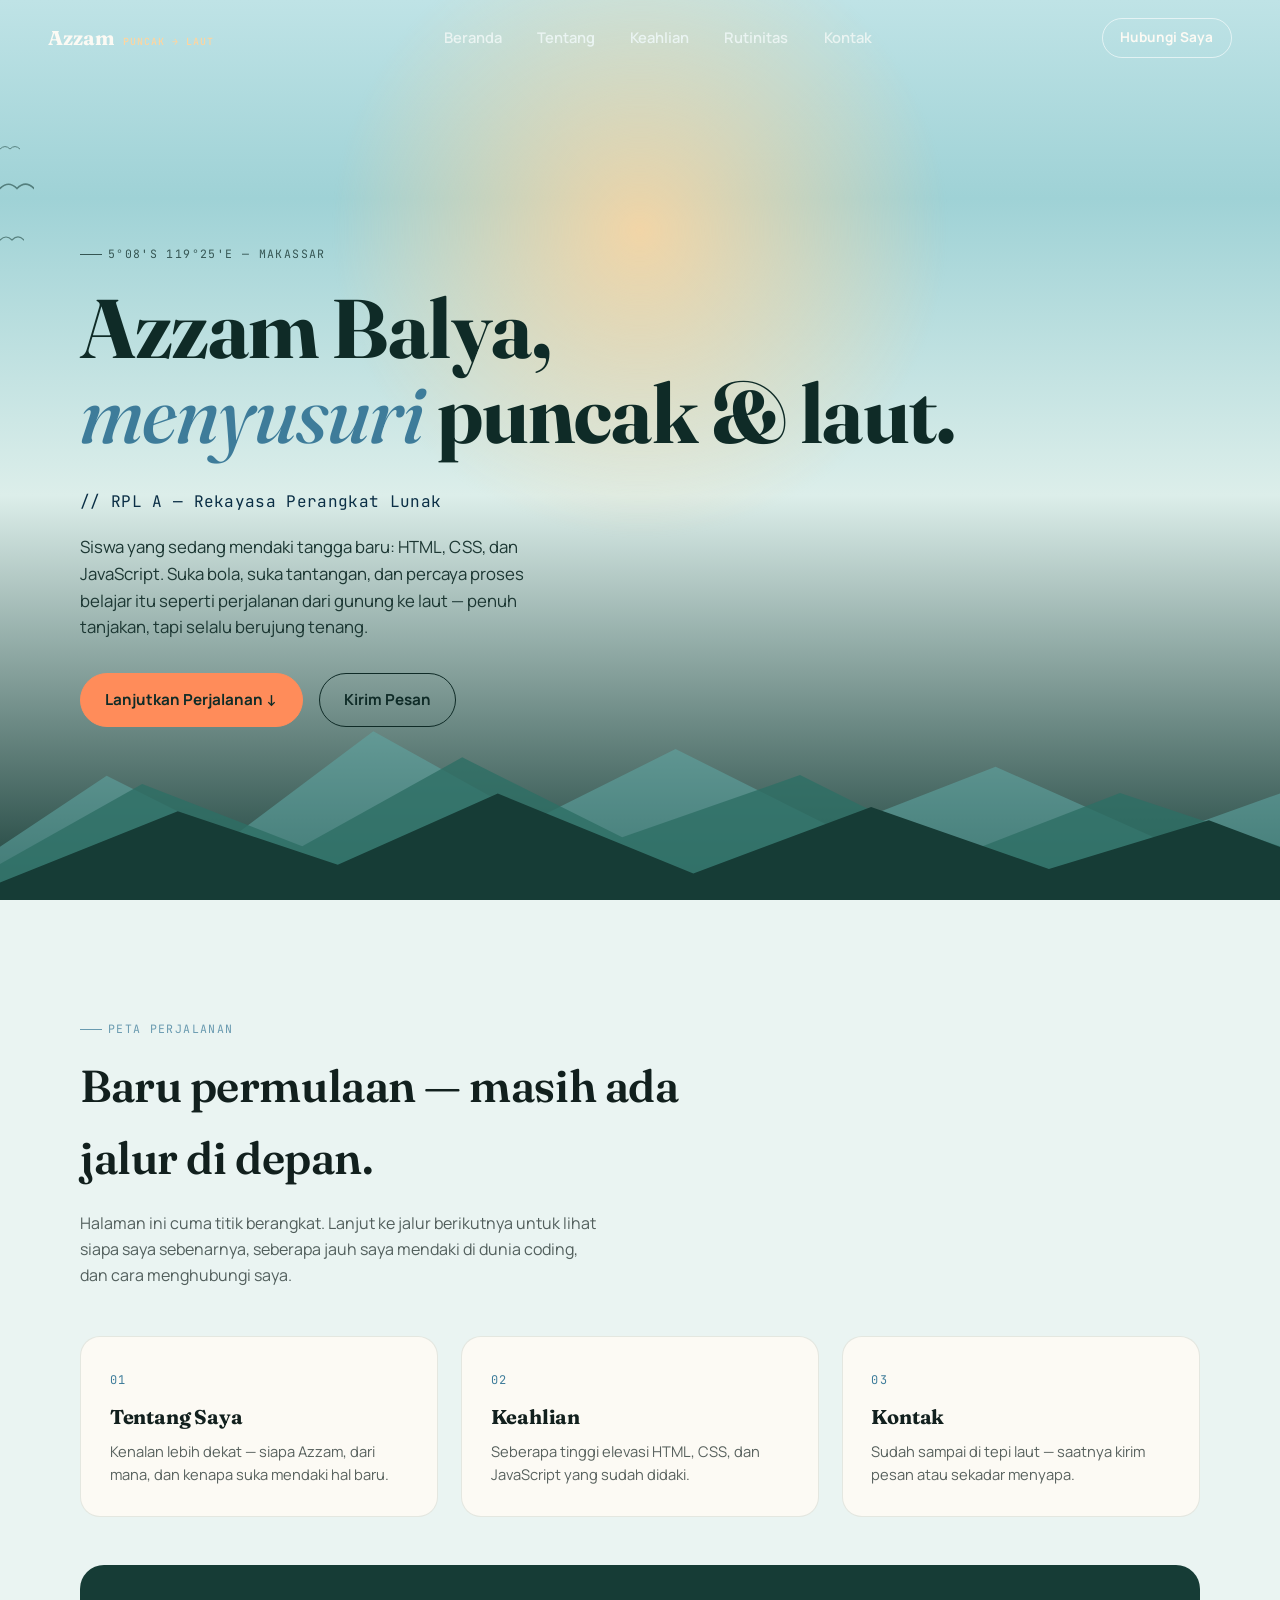
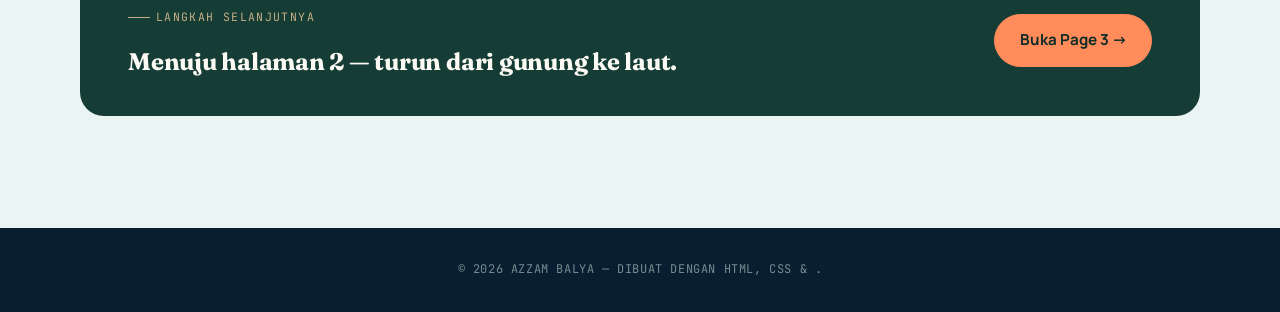
<file: index.html>
<!DOCTYPE html>
<html lang="id">
<head>
<meta charset="UTF-8">
<meta name="viewport" content="width=device-width, initial-scale=1.0">
<title>Azzam Balya — Dari Puncak ke Laut</title>
<meta name="description" content="Portofolio Azzam Balya, siswa RPL A, Makassar.">
<link rel="stylesheet" href="style.css">
</head>
<body>

<nav class="navbar" id="navbar">
  <a href="#top" class="brand">Azzam <small>PUNCAK&nbsp;→&nbsp;LAUT</small></a>
  <ul class="nav-links" id="navLinks">
    <li><a href="#top">Beranda</a></li>
    <li><a href="page3.html#about">Tentang</a></li>
    <li><a href="page3.html#skills">Keahlian</a></li>
    <li><a href="page3.html#trail">Rutinitas</a></li>
    <li><a href="page3.html#contact">Kontak</a></li>
  </ul>
  <a href="page3.html#contact" class="btn btn-ghost nav-cta">Hubungi Saya</a>
  <button class="nav-toggle" id="navToggle" aria-label="Buka menu">
    <span></span><span></span><span></span>
  </button>
</nav>

<!-- ================= HERO ================= -->
<header class="hero" id="top">
  <div class="sky-glow"></div>

  <div class="cloud cloud--1"><svg viewBox="0 0 200 90" fill="#fff"><ellipse cx="60" cy="55" rx="55" ry="28"/><ellipse cx="110" cy="40" rx="45" ry="30"/><ellipse cx="150" cy="58" rx="40" ry="22"/></svg></div>
  <div class="cloud cloud--2"><svg viewBox="0 0 200 90" fill="#fff"><ellipse cx="60" cy="55" rx="55" ry="28"/><ellipse cx="110" cy="40" rx="45" ry="30"/><ellipse cx="150" cy="58" rx="40" ry="22"/></svg></div>
  <div class="cloud cloud--3"><svg viewBox="0 0 200 90" fill="#fff"><ellipse cx="60" cy="55" rx="55" ry="28"/><ellipse cx="110" cy="40" rx="45" ry="30"/><ellipse cx="150" cy="58" rx="40" ry="22"/></svg></div>

  <svg class="bird bird--1" viewBox="0 0 40 20"><path d="M0 10 Q10 0 20 10 Q30 0 40 10" stroke="#163C36" stroke-width="2" fill="none" stroke-linecap="round"/></svg>
  <svg class="bird bird--2" viewBox="0 0 40 20"><path d="M0 10 Q10 0 20 10 Q30 0 40 10" stroke="#163C36" stroke-width="2" fill="none" stroke-linecap="round"/></svg>
  <svg class="bird bird--3" viewBox="0 0 40 20"><path d="M0 10 Q10 0 20 10 Q30 0 40 10" stroke="#163C36" stroke-width="2" fill="none" stroke-linecap="round"/></svg>

  <div class="hero-content">
    <p class="eyebrow hero-tag">5°08'S 119°25'E — MAKASSAR</p>
    <h1>Azzam Balya,<br><em>menyusuri</em> puncak &amp; laut.</h1>
    <p class="hero-role">// RPL&nbsp;A — Rekayasa Perangkat Lunak</p>
    <p class="hero-desc">Siswa yang sedang mendaki tangga baru: HTML, CSS, dan JavaScript. Suka bola, suka tantangan, dan percaya proses belajar itu seperti perjalanan dari gunung ke laut — penuh tanjakan, tapi selalu berujung tenang.</p>
    <div class="hero-actions">
      <a href="page3.html" class="btn btn-solid">Lanjutkan Perjalanan ↓</a>
      <a href="page3.html#contact" class="btn btn-ghost">Kirim Pesan</a>
    </div>
  </div>

  <!-- background ridge layers -->
  <div class="ridge ridge--back" data-parallax="0.25">
    <svg viewBox="0 0 1440 260" preserveAspectRatio="none"><path fill="#5FA9A6" d="M0 200 L120 120 L260 190 L420 70 L600 170 L760 90 L940 180 L1120 110 L1300 190 L1440 140 L1440 260 L0 260 Z"/></svg>
  </div>
  <div class="ridge ridge--mid" data-parallax="0.4">
    <svg viewBox="0 0 1440 220" preserveAspectRatio="none"><path fill="#2E6F65" d="M0 180 L160 90 L340 160 L520 60 L700 150 L900 80 L1080 170 L1260 100 L1440 160 L1440 220 L0 220 Z"/></svg>
  </div>
  <div class="ridge ridge--front">
    <svg viewBox="0 0 1440 160" preserveAspectRatio="none"><path fill="#163C36" d="M0 140 L200 60 L380 120 L560 40 L780 130 L980 55 L1180 125 L1360 70 L1440 100 L1440 160 L0 160 Z"/></svg>
  </div>
</header>

<!-- ================= TEASER / WAYPOINTS ================= -->
<section class="on-fog section-pad">
  <div class="container">
    <div class="section-head reveal">
      <p class="eyebrow" style="color:var(--glacier-blue)">Peta Perjalanan</p>
      <h2>Baru permulaan — masih ada jalur di depan.</h2>
      <p style="opacity:.7; max-width:52ch;">Halaman ini cuma titik berangkat. Lanjut ke jalur berikutnya untuk lihat siapa saya sebenarnya, seberapa jauh saya mendaki di dunia coding, dan cara menghubungi saya.</p>
    </div>

    <div class="waypoint-grid">
      <a href="page3.html#about" class="waypoint-card reveal">
        <span class="num">01</span>
        <h3>Tentang Saya</h3>
        <p>Kenalan lebih dekat — siapa Azzam, dari mana, dan kenapa suka mendaki hal baru.</p>
      </a>
      <a href="page3.html#skills" class="waypoint-card reveal reveal-delay-1">
        <span class="num">02</span>
        <h3>Keahlian</h3>
        <p>Seberapa tinggi elevasi HTML, CSS, dan JavaScript yang sudah didaki.</p>
      </a>
      <a href="page3.html#contact" class="waypoint-card reveal reveal-delay-2">
        <span class="num">03</span>
        <h3>Kontak</h3>
        <p>Sudah sampai di tepi laut — saatnya kirim pesan atau sekadar menyapa.</p>
      </a>
    </div>

    <div class="cta-banner reveal">
      <div>
        <p class="eyebrow" style="color:var(--sunrise-soft)">Langkah Selanjutnya</p>
        <h3>Menuju halaman 2 — turun dari gunung ke laut.</h3>
      </div>
      <a href="page3.html" class="btn btn-solid">Buka Page 3 →</a>
    </div>
  </div>
</section>

<footer>© 2026 AZZAM BALYA — DIBUAT DENGAN HTML, CSS &amp; .</footer>

<script src="script.js"></script>
</body>
</html>
</file>
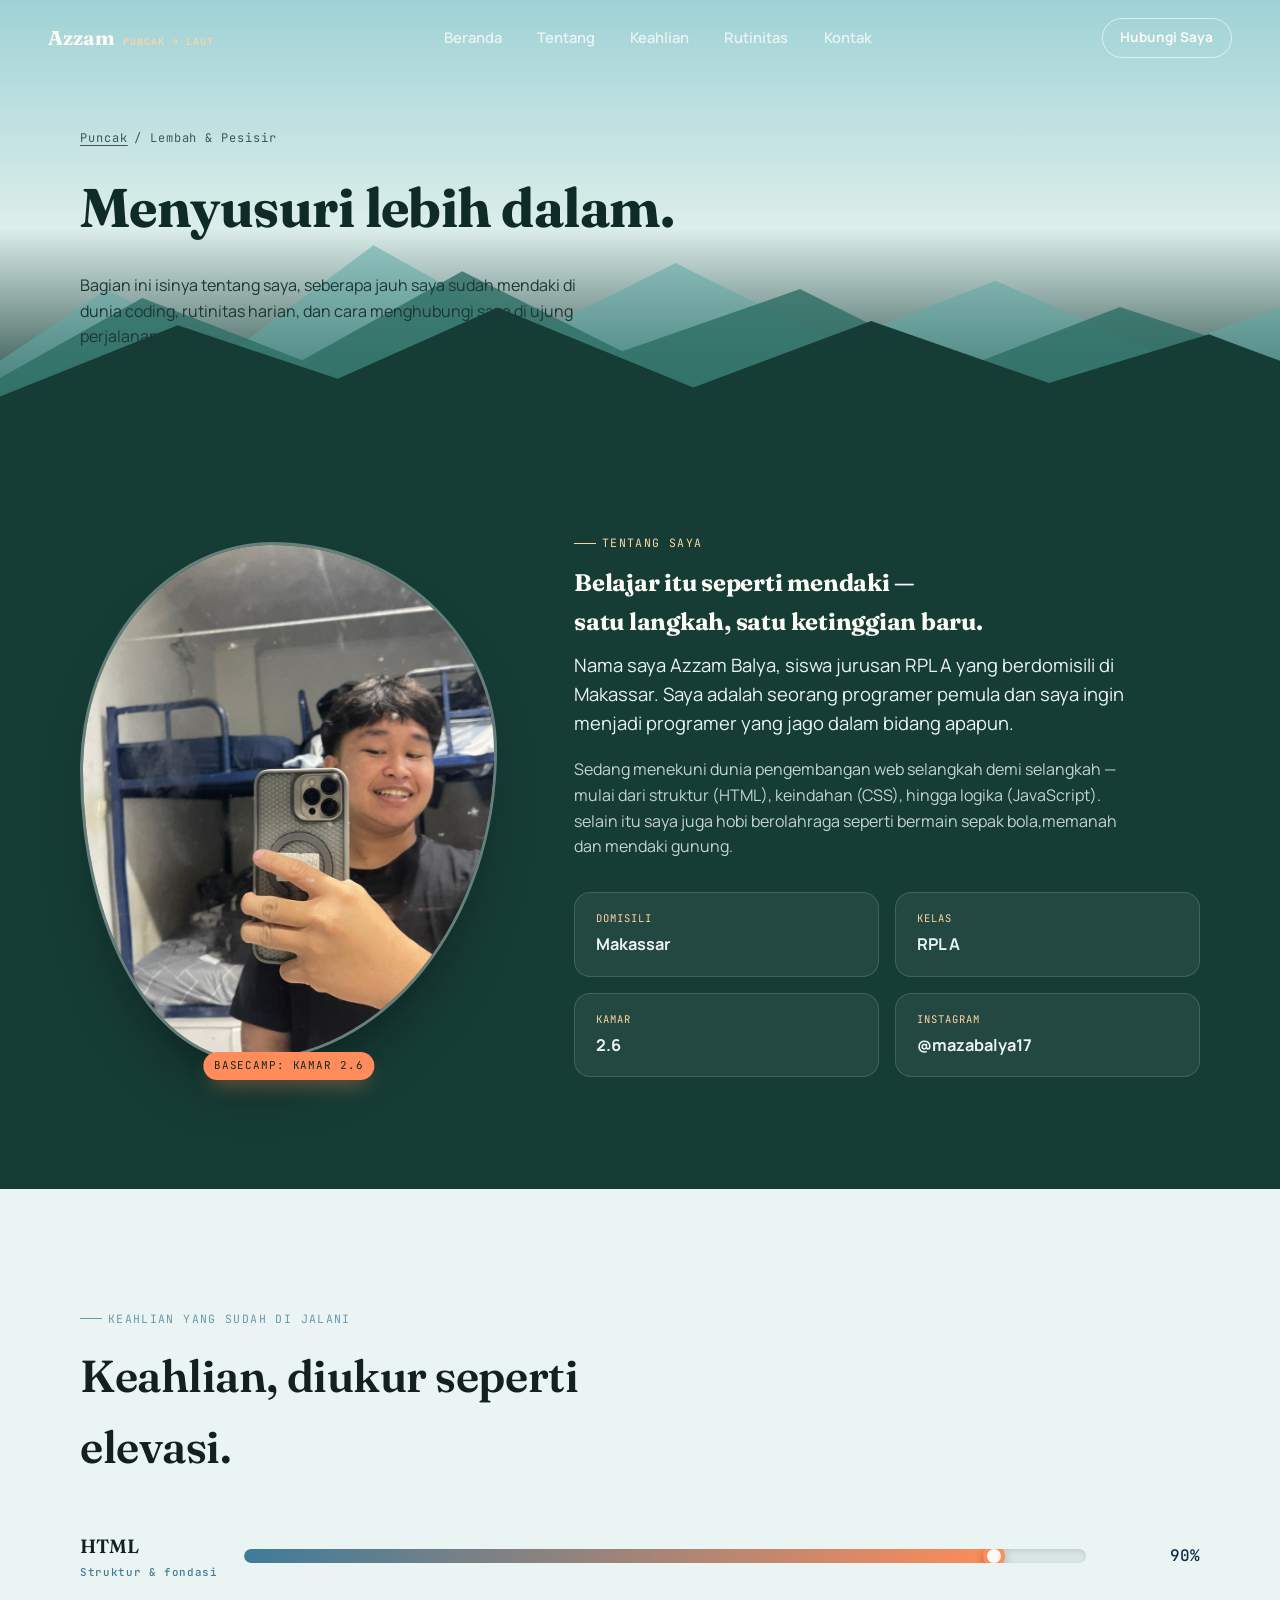
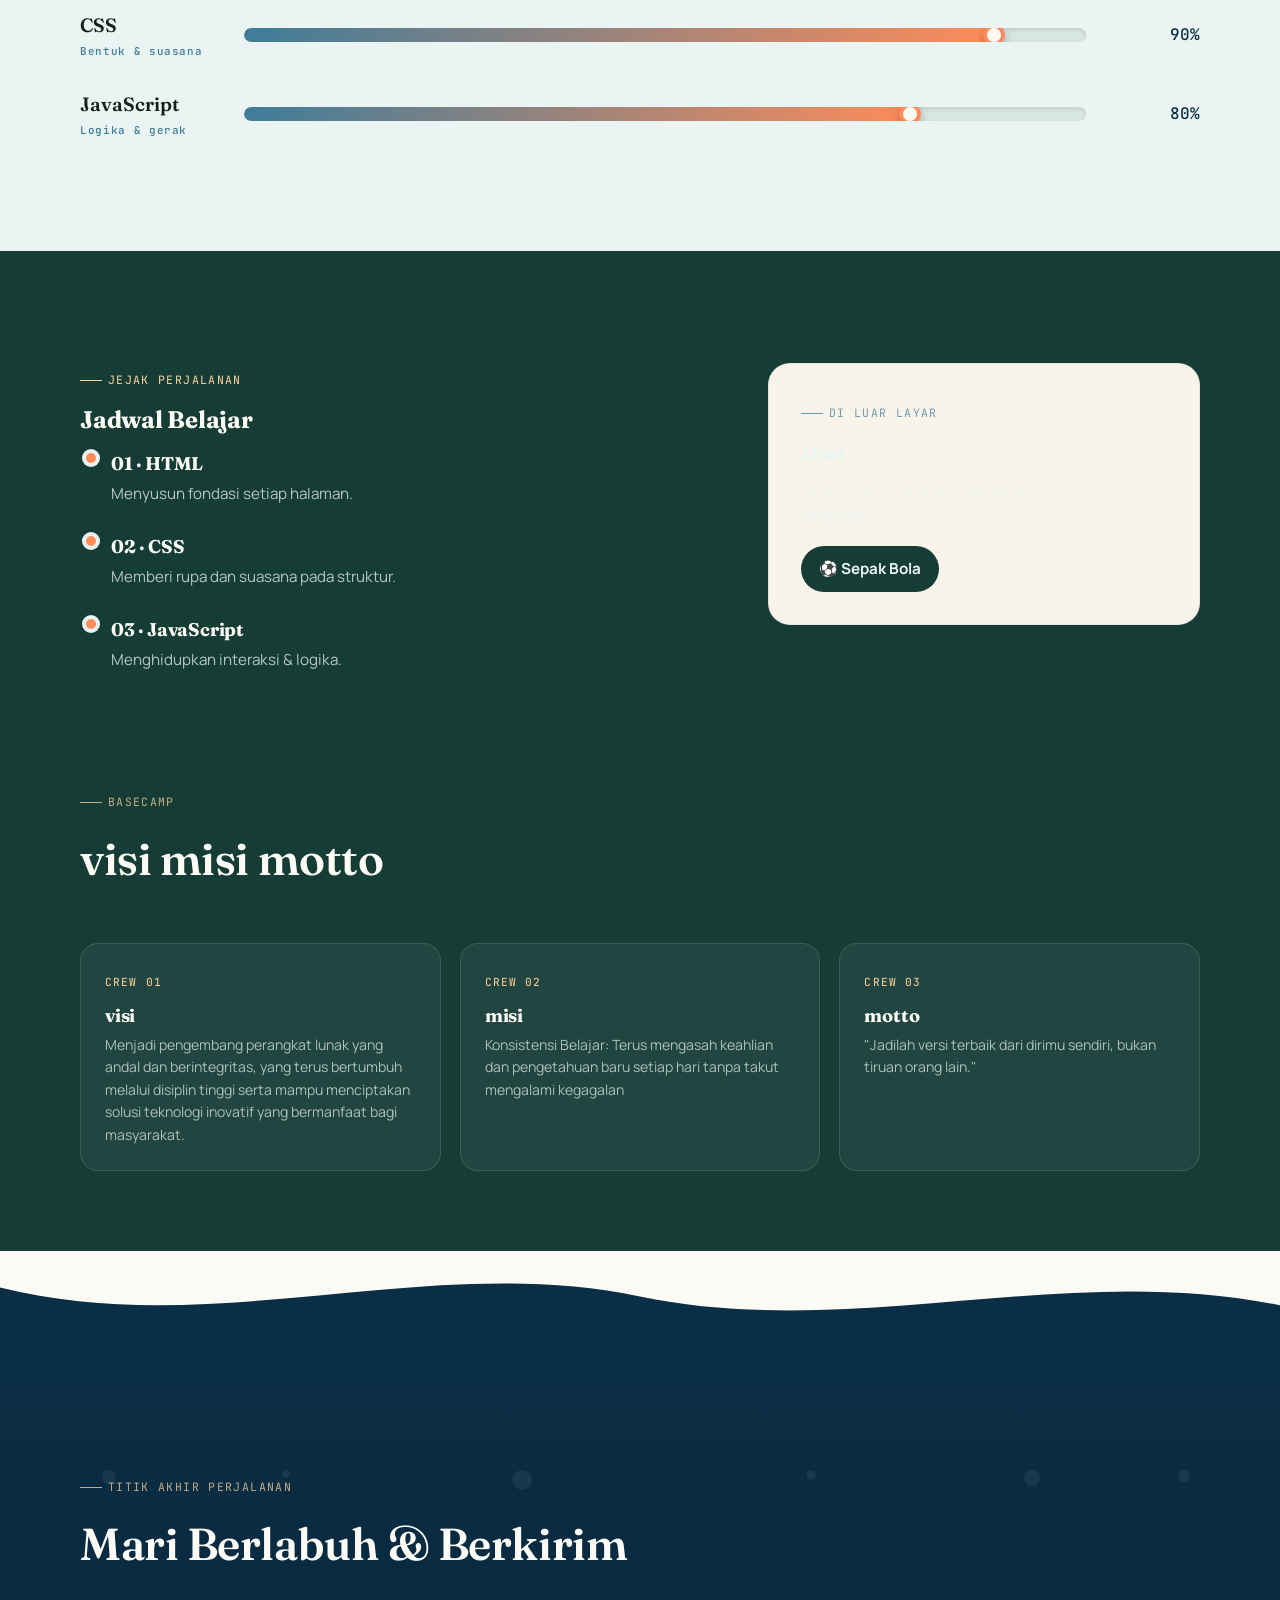
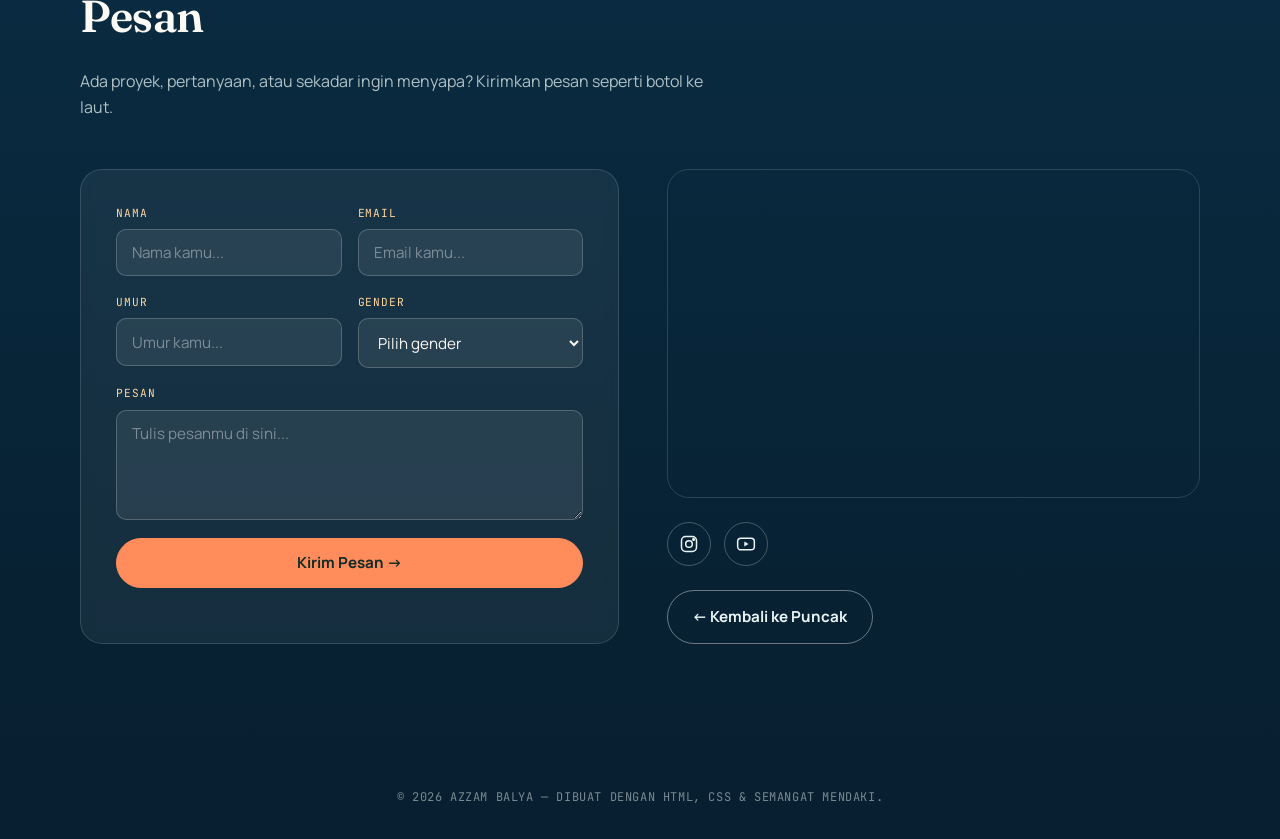
<file: page3.html>
<!DOCTYPE html>
<html lang="id">
<head>
<meta charset="UTF-8">
<meta name="viewport" content="width=device-width, initial-scale=1.0">
<title>Azzam Balya — Menyusuri Lembah &amp; Pesisir</title>
<meta name="description" content="Tentang, keahlian, dan kontak Azzam Balya, siswa RPL A, Makassar.">
<link rel="stylesheet" href="style.css">
</head>
<body>

<nav class="navbar" id="navbar">
  <a href="index.html" class="brand">Azzam <small>PUNCAK&nbsp;→&nbsp;LAUT</small></a>
  <ul class="nav-links" id="navLinks">
    <li><a href="index.html">Beranda</a></li>
    <li><a href="#about">Tentang</a></li>
    <li><a href="#skills">Keahlian</a></li>
    <li><a href="#trail">Rutinitas</a></li>
    <li><a href="#contact">Kontak</a></li>
  </ul>
  <a href="#contact" class="btn btn-ghost nav-cta">Hubungi Saya</a>
  <button class="nav-toggle" id="navToggle" aria-label="Buka menu">
    <span></span><span></span><span></span>
  </button>
</nav>

<!-- ================= SUBHERO ================= -->
<header class="subhero">
  <div class="ridge ridge--back" data-parallax="0.2">
    <svg viewBox="0 0 1440 260" preserveAspectRatio="none"><path fill="#5FA9A6" d="M0 200 L120 120 L260 190 L420 70 L600 170 L760 90 L940 180 L1120 110 L1300 190 L1440 140 L1440 260 L0 260 Z"/></svg>
  </div>
  <div class="ridge ridge--mid" data-parallax="0.32">
    <svg viewBox="0 0 1440 220" preserveAspectRatio="none"><path fill="#2E6F65" d="M0 180 L160 90 L340 160 L520 60 L700 150 L900 80 L1080 170 L1260 100 L1440 160 L1440 220 L0 220 Z"/></svg>
  </div>
  <div class="ridge ridge--front">
    <svg viewBox="0 0 1440 160" preserveAspectRatio="none"><path fill="#163C36" d="M0 140 L200 60 L380 120 L560 40 L780 130 L980 55 L1180 125 L1360 70 L1440 100 L1440 160 L0 160 Z"/></svg>
  </div>
  <div class="subhero-content">
    <p class="breadcrumb"><a href="index.html">Puncak</a> / Lembah &amp; Pesisir</p>
    <h1>Menyusuri lebih dalam.</h1>
    <p>Bagian ini isinya tentang saya, seberapa jauh saya sudah mendaki di dunia coding, rutinitas harian, dan cara menghubungi saya di ujung perjalanan.</p>
  </div>
</header>

<!-- ================= ABOUT ================= -->
<section class="on-teal section-pad" id="about">
  <div class="container about">
    <div class="about-portrait reveal">
      <div class="frame">
        <img src="azzam.jpeg" alt="Foto Azzam Balya">
      </div>
      <span class="pin">BASECAMP: KAMAR 2.6</span>
    </div>
    <div class="about-text">
      <p class="eyebrow reveal" style="color:var(--sunrise-soft)">Tentang Saya</p>
      <h2 class="reveal reveal-delay-1">Belajar itu seperti mendaki —<br>satu langkah, satu ketinggian baru.</h2>
      <p class="about-lede reveal reveal-delay-1">Nama saya Azzam Balya, siswa jurusan RPL A yang berdomisili di Makassar. Saya adalah seorang programer pemula dan saya ingin menjadi programer yang jago dalam bidang apapun.</p>
      <p class="about-body reveal reveal-delay-2">Sedang menekuni dunia pengembangan web selangkah demi selangkah — mulai dari struktur (HTML), keindahan (CSS), hingga logika (JavaScript). selain itu saya juga hobi berolahraga seperti bermain sepak bola,memanah dan mendaki gunung.</p>
      <div class="fact-grid reveal reveal-delay-3">
        <div class="fact"><span class="k">Domisili</span><span class="v">Makassar</span></div>
        <div class="fact"><span class="k">Kelas</span><span class="v">RPL A</span></div>
        <div class="fact"><span class="k">Kamar</span><span class="v">2.6</span></div>
        <div class="fact"><span class="k">Instagram</span><span class="v">@mazabalya17</span></div>
      </div>
    </div>
  </div>
</section>

<!-- ================= SKILLS ================= -->
<section class="skills section-pad" id="skills">
  <div class="container">
    <div class="section-head reveal">
      <p class="eyebrow" style="color:var(--glacier-blue)">keahlian yang sudah di jalani</p>
      <h2>Keahlian, diukur seperti elevasi.</h2>
    </div>
    <div class="elevation-list">
      <div class="elev-item reveal">
        <span class="name">HTML<small>Struktur & fondasi</small></span>
        <div class="gauge"><div class="gauge-fill" data-fill="90"></div></div>
        <span class="amt">90%</span>
      </div>
      <div class="elev-item reveal reveal-delay-1">
        <span class="name">CSS<small>Bentuk & suasana</small></span>
        <div class="gauge"><div class="gauge-fill" data-fill="90"></div></div>
        <span class="amt">90%</span>
      </div>
      <div class="elev-item reveal reveal-delay-2">
        <span class="name">JavaScript<small>Logika & gerak</small></span>
        <div class="gauge"><div class="gauge-fill" data-fill="80"></div></div>
        <span class="amt">80%</span>
      </div>
    </div>
  </div>
</section>

<!-- ================= TRAIL / SCHEDULE + HOBBY ================= -->
<section class="on-teal section-pad" id="trail">
  <div class="container trail-grid">
    <div>
      <p class="eyebrow reveal" style="color:var(--sunrise-soft)">Jejak Perjalanan</p>
      <h2 class="reveal reveal-delay-1" style="color:var(--paper)">Jadwal Belajar</h2>
      <div class="trail-log reveal reveal-delay-2">
        <div class="stop"><h3 style="color:var(--paper)">01 · HTML</h3><p>Menyusun fondasi setiap halaman.</p></div>
        <div class="stop"><h3 style="color:var(--paper)">02 · CSS</h3><p>Memberi rupa dan suasana pada struktur.</p></div>
        <div class="stop"><h3 style="color:var(--paper)">03 · JavaScript</h3><p>Menghidupkan interaksi & logika.</p></div>
      </div>
    </div>
    <div class="hobby-card reveal reveal-delay-2">
      <p class="eyebrow">Di Luar Layar</p>
      <h3>Hobi</h3>
      <p style="opacity:.75; margin-bottom:1.2rem;">Selain ngoding, saya juga senang turun ke lapangan.</p>
      <span class="hobby-tag">⚽ Sepak Bola</span>
    </div>
  </div>
</section>

<!-- ================= CREW / ROOM ================= -->
<section class="on-teal" style="padding-bottom: 5rem;">
  <div class="container">
    <div class="section-head reveal">
      <p class="eyebrow" style="color:var(--sunrise-soft)">basecamp</p>
      <h2 style="color:var(--paper)">visi misi motto</h2>
    </div>
    <div class="crew-grid">
      <div class="crew-card reveal"><span class="num">CREW 01</span><h3>visi</h3><p>Menjadi pengembang perangkat lunak yang andal dan berintegritas, yang terus bertumbuh melalui disiplin tinggi serta mampu menciptakan solusi teknologi inovatif yang bermanfaat bagi masyarakat.</p></div>
      <div class="crew-card reveal reveal-delay-1"><span class="num">CREW 02</span><h3>misi</h3><p>Konsistensi Belajar: Terus mengasah keahlian dan pengetahuan baru setiap hari tanpa takut mengalami kegagalan</p></div>
      <div class="crew-card reveal reveal-delay-2"><span class="num">CREW 03</span><h3>motto</h3><p>"Jadilah versi terbaik dari dirimu sendiri, bukan tiruan orang lain."</p></div>
     
    </div>
  </div>
</section>

<!-- ================= WAVE DIVIDER ================= -->
<div class="wave-divider">
  <svg viewBox="0 0 1440 120" preserveAspectRatio="none"><path fill="#0A2E45" d="M0 40 C 240 100, 480 0, 720 50 C 960 100, 1200 10, 1440 60 L1440 120 L0 120 Z"/></svg>
</div>

<!-- ================= CONTACT ================= -->
<section class="contact-sec section-pad" id="contact">
  <div class="bubble" style="width:14px;height:14px;left:8%;animation-duration:9s;"></div>
  <div class="bubble" style="width:8px;height:8px;left:22%;animation-duration:13s;animation-delay:2s;"></div>
  <div class="bubble" style="width:20px;height:20px;left:40%;animation-duration:11s;animation-delay:1s;"></div>
  <div class="bubble" style="width:10px;height:10px;left:63%;animation-duration:15s;animation-delay:3s;"></div>
  <div class="bubble" style="width:16px;height:16px;left:80%;animation-duration:10s;animation-delay:.5s;"></div>
  <div class="bubble" style="width:12px;height:12px;left:92%;animation-duration:12s;animation-delay:4s;"></div>

  <div class="container">
    <div class="section-head reveal">
      <p class="eyebrow" style="color:var(--sunrise-soft)">Titik Akhir Perjalanan</p>
      <h2>Mari Berlabuh &amp; Berkirim Pesan</h2>
      <p>Ada proyek, pertanyaan, atau sekadar ingin menyapa? Kirimkan pesan seperti botol ke laut.</p>
    </div>

    <div class="contact-grid">
      <div class="form-card reveal">
        <form action="https://formsubmit.co/balyaazzam3@gmail.com" method="post">
          <div class="row-2">
            <div class="field">
              <label for="nama">Nama</label>
              <input id="nama" type="text" placeholder="Nama kamu..." name="Nama" required>
            </div>
            <div class="field">
              <label for="email">Email</label>
              <input id="email" type="email" placeholder="Email kamu..." name="Email" required>
            </div>
          </div>
          <div class="row-2">
            <div class="field">
              <label for="usia">Umur</label>
              <input id="usia" type="number" placeholder="Umur kamu..." name="Usia">
            </div>
            <div class="field">
              <label for="gender">Gender</label>
              <select id="gender" name="Gender">
                <option value="">Pilih gender</option>
                <option value="pria">Pria</option>
                <option value="wanita">Wanita</option>
              </select>
            </div>
          </div>
          <div class="field">
            <label for="pesan">Pesan</label>
            <textarea id="pesan" name="Pesan" rows="4" placeholder="Tulis pesanmu di sini..."></textarea>
          </div>
          <button type="submit" class="btn btn-solid" style="width:100%; justify-content:center;">Kirim Pesan →</button>
        </form>
      </div>

      <div class="reveal reveal-delay-1">
        <div class="map-card">
          <iframe src="https://www.google.com/maps/embed?pb=!1m18!1m12!1m3!1d11539.938142382489!2d107.06127097141518!3d-6.542502928768488!2m3!1f0!2f0!3f0!3m2!1i1024!2i768!4f13.1!3m3!1m2!1s0x2e69bb000e1ac8b7%3A0xa18f0995cdb37e7b!2sSamara%20village!5e0!3m2!1sid!2sid!4v1786603937059!5m2!1sid!2sid" loading="lazy" referrerpolicy="strict-origin-when-cross-origin" allowfullscreen></iframe>
        </div>
        <div class="socials">
          <a href="https://instagram.com/mazabalya17" target="_blank" rel="noopener" aria-label="Instagram">
            <svg width="20" height="20" viewBox="0 0 24 24" fill="none" stroke="currentColor" stroke-width="1.8"><rect x="3" y="3" width="18" height="18" rx="5"/><circle cx="12" cy="12" r="4"/><circle cx="17.5" cy="6.5" r="1"/></svg>
          </a>
          <a href="https://www.youtube.com/" target="_blank" rel="noopener" aria-label="YouTube">
            <svg width="20" height="20" viewBox="0 0 24 24" fill="none" stroke="currentColor" stroke-width="1.8"><rect x="2" y="5" width="20" height="14" rx="4"/><path d="M10 9l5 3-5 3z" fill="currentColor" stroke="none"/></svg>
          </a>
        </div>
        <a href="index.html" class="btn btn-ghost" style="margin-top:1.5rem; color:var(--peak-fog); border-color:rgba(255,255,255,.4);">← Kembali ke Puncak</a>
      </div>
    </div>
  </div>
</section>

<footer>© 2026 AZZAM BALYA — DIBUAT DENGAN HTML, CSS &amp; SEMANGAT MENDAKI.</footer>

<script src="script.js"></script>
</body>
</html>
</file>
<file: style.css>
/* ===================================================================
   AZZAM BALYA — PORTFOLIO
   Theme: Puncak ke Laut (Peak to Sea)
   =================================================================== */

@import url('https://fonts.googleapis.com/css2?family=Fraunces:ital,opsz,wght@0,9..144,400;0,9..144,600;0,9..144,700;1,9..144,500&family=Manrope:wght@400;500;600;700;800&family=JetBrains+Mono:wght@400;500&display=swap');

:root{
  /* --- Color tokens --- */
  --peak-fog:      #EAF4F2;
  --peak-fog-2:    #DCEEEA;
  --alpine-teal:   #163C36;
  --alpine-teal-2: #0F2B27;
  --glacier-blue:  #3E7C9A;
  --ocean-deep:    #0A2E45;
  --ocean-deep-2:  #071F30;
  --sunrise:       #FF8C5A;
  --sunrise-soft:  #FFD59E;
  --sand-foam:     #F8F4EA;
  --ink:           #12201E;
  --paper:         #FCFAF4;

  --font-display: 'Fraunces', serif;
  --font-body: 'Manrope', sans-serif;
  --font-mono: 'JetBrains Mono', monospace;

  --ease: cubic-bezier(.22,.61,.36,1);
}

*, *::before, *::after{ box-sizing: border-box; }

html{ scroll-behavior: smooth; }

body{
  margin: 0;
  font-family: var(--font-body);
  background: var(--paper);
  color: var(--ink);
  line-height: 1.6;
  overflow-x: hidden;
}

h1, h2, h3{
  font-family: var(--font-display);
  margin: 0 0 .4em;
  letter-spacing: -.01em;
}

p{ margin: 0 0 1em; }

a{ color: inherit; text-decoration: none; }

img{ max-width: 100%; display: block; }

.eyebrow{
  font-family: var(--font-mono);
  font-size: .72rem;
  letter-spacing: .12em;
  text-transform: uppercase;
  opacity: .75;
  display: inline-flex;
  align-items: center;
  gap: .5em;
}
.eyebrow::before{
  content: '';
  width: 22px;
  height: 1px;
  background: currentColor;
  display: inline-block;
}

.container{
  width: min(1120px, 92%);
  margin-inline: auto;
}

.btn{
  display: inline-flex;
  align-items: center;
  gap: .6em;
  font-family: var(--font-body);
  font-weight: 700;
  font-size: .95rem;
  padding: .9em 1.6em;
  border-radius: 100px;
  border: 1.5px solid currentColor;
  cursor: pointer;
  transition: transform .35s var(--ease), background .35s var(--ease), color .35s var(--ease), box-shadow .35s var(--ease);
}
.btn-solid{
  background: var(--sunrise);
  border-color: var(--sunrise);
  color: var(--alpine-teal-2);
}
.btn-solid:hover{
  transform: translateY(-3px);
  box-shadow: 0 12px 24px -8px rgba(255,140,90,.55);
}
.btn-ghost{
  background: transparent;
  color: inherit;
}
.btn-ghost:hover{
  background: rgba(255,255,255,.12);
  transform: translateY(-3px);
}

/* reveal-on-scroll */
.reveal{
  opacity: 0;
  transform: translateY(28px);
  transition: opacity .9s var(--ease), transform .9s var(--ease);
}
.reveal.is-visible{
  opacity: 1;
  transform: translateY(0);
}
.reveal-delay-1{ transition-delay: .12s; }
.reveal-delay-2{ transition-delay: .24s; }
.reveal-delay-3{ transition-delay: .36s; }

@media (prefers-reduced-motion: reduce){
  *, *::before, *::after{
    animation-duration: .01ms !important;
    animation-iteration-count: 1 !important;
    transition-duration: .01ms !important;
    scroll-behavior: auto !important;
  }
}

/* ===================== NAVBAR ===================== */
.navbar{
  position: fixed;
  top: 0; left: 0; right: 0;
  z-index: 100;
  display: flex;
  align-items: center;
  justify-content: space-between;
  padding: 1.1rem clamp(1.2rem, 5vw, 3rem);
  transition: background .4s var(--ease), padding .4s var(--ease), box-shadow .4s var(--ease);
}
.navbar.is-scrolled{
  background: rgba(10, 46, 69, .82);
  backdrop-filter: blur(10px);
  padding-block: .7rem;
  box-shadow: 0 10px 30px -18px rgba(0,0,0,.5);
}
.brand{
  font-family: var(--font-display);
  font-weight: 700;
  font-size: 1.25rem;
  color: var(--paper);
  display: flex;
  align-items: baseline;
  gap: .5rem;
}
.brand small{
  font-family: var(--font-mono);
  font-size: .62rem;
  letter-spacing: .1em;
  color: var(--sunrise-soft);
  font-weight: 500;
}
.nav-links{
  display: flex;
  gap: 2.2rem;
  list-style: none;
  margin: 0; padding: 0;
}
.nav-links a{
  color: var(--peak-fog);
  font-size: .92rem;
  font-weight: 600;
  position: relative;
  padding-bottom: 4px;
}
.nav-links a::after{
  content:'';
  position: absolute;
  left: 0; bottom: 0;
  width: 0%;
  height: 2px;
  background: var(--sunrise);
  transition: width .35s var(--ease);
}
.nav-links a:hover::after{ width: 100%; }

.nav-cta{
  color: var(--paper);
  border-color: rgba(255,255,255,.6);
  padding: .6em 1.3em;
  font-size: .85rem;
}
.nav-toggle{
  display: none;
  flex-direction: column;
  gap: 5px;
  background: none;
  border: none;
  cursor: pointer;
  z-index: 110;
}
.nav-toggle span{
  width: 26px; height: 2px;
  background: var(--paper);
  border-radius: 2px;
  transition: transform .3s var(--ease), opacity .3s var(--ease);
}
.nav-toggle.is-open span:nth-child(1){ transform: translateY(7px) rotate(45deg); }
.nav-toggle.is-open span:nth-child(2){ opacity: 0; }
.nav-toggle.is-open span:nth-child(3){ transform: translateY(-7px) rotate(-45deg); }

/* ===================== HERO ===================== */
.hero{
  position: relative;
  min-height: 100vh;
  display: flex;
  align-items: center;
  overflow: hidden;
  background: linear-gradient(180deg, #BFE3E6 0%, #9FD2D6 22%, var(--peak-fog-2) 55%, var(--alpine-teal) 100%);
}
.sky-glow{
  position: absolute;
  top: -10%; left: 50%;
  width: 640px; height: 640px;
  transform: translateX(-50%);
  background: radial-gradient(circle, rgba(255,213,158,.85) 0%, rgba(255,213,158,0) 68%);
  filter: blur(2px);
  animation: glow-pulse 8s ease-in-out infinite;
}
@keyframes glow-pulse{
  0%,100%{ opacity: .75; transform: translateX(-50%) scale(1); }
  50%{ opacity: 1; transform: translateX(-50%) scale(1.08); }
}

.cloud{
  position: absolute;
  opacity: .8;
  animation: drift 40s linear infinite;
}
.cloud svg{ width: 100%; height: 100%; }
.cloud--1{ top: 14%; left: -20%; width: 220px; animation-duration: 55s; }
.cloud--2{ top: 24%; left: -30%; width: 160px; animation-duration: 70s; animation-delay: -20s; opacity: .6;}
.cloud--3{ top: 9%;  left: -25%; width: 130px; animation-duration: 46s; animation-delay: -10s; }
@keyframes drift{
  from{ transform: translateX(0); }
  to{ transform: translateX(160vw); }
}

.bird{
  position: absolute;
  width: 34px;
  animation: bird-flap 1.1s ease-in-out infinite, bird-fly 26s linear infinite;
  opacity: .55;
}
.bird--1{ top: 20%; animation-delay: 0s, 0s; }
.bird--2{ top: 26%; width: 24px; animation-delay: .3s, -8s; }
.bird--3{ top: 16%; width: 20px; animation-delay: .15s, -16s; }
@keyframes bird-fly{
  from{ transform: translateX(-10vw) translateY(0); }
  to{ transform: translateX(120vw) translateY(-40px); }
}
@keyframes bird-flap{
  0%,100%{ transform: scaleY(1) translateY(0) ; }
}

.ridge{
  position: absolute;
  bottom: 0; left: 0;
  width: 100%;
  line-height: 0;
}
.ridge svg{ width: 100%; height: auto; display: block; }
.ridge--back{ opacity: .55; }
.ridge--mid{ opacity: .8; }

.hero-content{
  position: relative;
  z-index: 3;
  width: min(1120px, 92%);
  margin-inline: auto;
  padding-top: 4rem;
  text-align: left;
}
.hero-tag{
  color: var(--alpine-teal-2);
  margin-bottom: 1.4rem;
}
.hero h1{
  font-size: clamp(2.6rem, 7vw, 5.2rem);
  font-weight: 700;
  color: var(--alpine-teal-2);
  line-height: 1.02;
}
.hero h1 em{
  font-style: italic;
  font-weight: 500;
  color: var(--glacier-blue);
}
.hero-role{
  font-family: var(--font-mono);
  font-size: 1rem;
  color: var(--ocean-deep);
  margin-bottom: 1.2rem;
  letter-spacing: .02em;
}
.hero-desc{
  max-width: 46ch;
  color: #1c3733;
  font-size: 1.05rem;
}
.hero-actions{
  display: flex;
  gap: 1rem;
  margin-top: 2rem;
  flex-wrap: wrap;
}
.hero-actions .btn-ghost{ color: var(--alpine-teal-2); }

.scroll-cue{
  position: absolute;
  bottom: 26px; left: 50%;
  transform: translateX(-50%);
  z-index: 3;
  display: flex;
  flex-direction: column;
  align-items: center;
  gap: .5rem;
  font-family: var(--font-mono);
  font-size: .68rem;
  letter-spacing: .12em;
  color: var(--alpine-teal-2);
  opacity: .8;
}
.scroll-cue .dash{
  width: 1px; height: 34px;
  background: currentColor;
  animation: cue-move 1.8s ease-in-out infinite;
}
@keyframes cue-move{
  0%{ transform: scaleY(0); transform-origin: top; opacity:0;}
  50%{ transform: scaleY(1); transform-origin: top; opacity:1;}
  51%{ transform-origin: bottom; }
  100%{ transform: scaleY(0); transform-origin: bottom; opacity:0;}
}

/* ===================== SECTION SHELL ===================== */
section{ position: relative; }
.section-pad{ padding: clamp(4rem, 9vw, 7rem) 0; }
.section-head{
  max-width: 640px;
  margin-bottom: 3rem;
}
.section-head h2{
  font-size: clamp(1.9rem, 4vw, 2.8rem);
  font-weight: 600;
}
.on-teal{ background: var(--alpine-teal); color: var(--peak-fog); }
.on-fog{ background: var(--peak-fog); color: var(--ink); }

/* ===================== ABOUT ===================== */
.about{
  display: grid;
  grid-template-columns: .8fr 1.2fr;
  gap: clamp(2rem, 6vw, 5rem);
  align-items: center;
}
.about-portrait{
  position: relative;
}
.about-portrait .frame{
  position: relative;
  border-radius: 46% 54% 60% 40% / 44% 40% 60% 56%;
  overflow: hidden;
  border: 3px solid rgba(255,255,255,.35);
  box-shadow: 0 40px 60px -30px rgba(0,0,0,.55);
  transition: border-radius 1.2s var(--ease);
}
.about-portrait .frame img{
  width: 100%; aspect-ratio: 4/5; object-fit: cover;
}
.about-portrait:hover .frame{
  border-radius: 54% 46% 40% 60% / 56% 60% 40% 44%;
}
.about-portrait .pin{
  position: absolute;
  bottom: -18px; left: 50%;
  transform: translateX(-50%);
  background: var(--sunrise);
  color: var(--alpine-teal-2);
  font-family: var(--font-mono);
  font-size: .68rem;
  letter-spacing: .08em;
  padding: .5em 1em;
  border-radius: 100px;
  white-space: nowrap;
  box-shadow: 0 10px 20px -8px rgba(255,140,90,.6);
}
.about-text h2{ color: var(--paper); }
.about-lede{
  font-size: 1.15rem;
  color: var(--peak-fog);
  max-width: 52ch;
}
.about-body{ color: rgba(234,244,242,.82); max-width: 56ch; }

.fact-grid{
  display: grid;
  grid-template-columns: repeat(2, minmax(140px, 1fr));
  gap: 1rem;
  margin-top: 2rem;
}
.fact{
  background: rgba(255,255,255,.06);
  border: 1px solid rgba(255,255,255,.14);
  border-radius: 16px;
  padding: 1.1rem 1.3rem;
  transition: transform .35s var(--ease), background .35s var(--ease);
}
.fact:hover{
  transform: translateY(-4px);
  background: rgba(255,255,255,.1);
}
.fact .k{
  font-family: var(--font-mono);
  font-size: .66rem;
  letter-spacing: .1em;
  text-transform: uppercase;
  color: var(--sunrise-soft);
  display: block;
  margin-bottom: .4em;
}
.fact .v{ font-weight: 700; font-size: 1.02rem; }

/* ===================== SKILLS (elevation gauges) ===================== */
.skills{ background: var(--peak-fog); }
.elevation-list{
  display: flex;
  flex-direction: column;
  gap: 1.8rem;
}
.elev-item{
  display: grid;
  grid-template-columns: 140px 1fr 90px;
  align-items: center;
  gap: 1.5rem;
}
.elev-item .name{
  font-family: var(--font-display);
  font-weight: 600;
  font-size: 1.2rem;
}
.elev-item .name small{
  display:block;
  font-family: var(--font-mono);
  font-size: .68rem;
  color: var(--glacier-blue);
  font-weight: 500;
  letter-spacing: .06em;
  margin-top: 2px;
}
.gauge{
  position: relative;
  height: 14px;
  border-radius: 100px;
  background: #D7E6E3;
  overflow: hidden;
  box-shadow: inset 0 2px 4px rgba(0,0,0,.1);
}
.gauge-fill{
  position: absolute;
  inset: 0;
  width: 0%;
  border-radius: 100px;
  background: linear-gradient(90deg, var(--glacier-blue), var(--sunrise));
  transition: width 1.4s var(--ease);
}
.gauge-fill::after{
  content: '';
  position: absolute;
  right: -3px; top: 50%;
  transform: translateY(-50%);
  width: 22px; height: 22px;
  border-radius: 50%;
  background: var(--paper);
  border: 4px solid var(--sunrise);
  box-shadow: 0 4px 10px rgba(0,0,0,.25);
}
.elev-item .amt{
  font-family: var(--font-mono);
  text-align: right;
  font-weight: 500;
  color: var(--ocean-deep);
}

/* ===================== TRAIL / SCHEDULE + HOBBY ===================== */
.trail-grid{
  display: grid;
  grid-template-columns: 1.3fr .9fr;
  gap: clamp(2rem, 5vw, 4rem);
}
.trail-log{
  border-left: 2px solid rgba(20,60,54,.15);
  padding-left: 1.8rem;
  display: flex;
  flex-direction: column;
  gap: 1.6rem;
}
.trail-log .stop{
  position: relative;
}
.trail-log .stop::before{
  content: '';
  position: absolute;
  left: -25px;
  top: 4px;
  width: 10px; height: 10px;
  border-radius: 50%;
  background: var(--sunrise);
  box-shadow: 0 0 0 4px var(--peak-fog);
}
.trail-log .stop h3{ font-size: 1.15rem; margin-bottom: .2em; }
.trail-log .stop p{ margin: 0; opacity: .75; font-size: .95rem; }

.hobby-card{
  background: var(--sand-foam);
  border-radius: 22px;
  padding: 2rem;
  border: 1px solid rgba(20,60,54,.08);
  height: fit-content;
}
.hobby-card .eyebrow{ color: var(--glacier-blue); margin-bottom: 1rem; }
.hobby-tag{
  display: inline-flex;
  align-items: center;
  gap: .6em;
  background: var(--alpine-teal);
  color: var(--peak-fog);
  padding: .7em 1.2em;
  border-radius: 100px;
  font-weight: 700;
  font-size: .95rem;
}

/* ===================== CREW / ROOM TABLE -> CARDS ===================== */
.crew-grid{
  display: grid;
  grid-template-columns: repeat(auto-fit, minmax(210px, 1fr));
  gap: 1.2rem;
}
.crew-card{
  background: rgba(255,255,255,.05);
  border: 1px solid rgba(255,255,255,.12);
  border-radius: 18px;
  padding: 1.5rem;
  transition: transform .35s var(--ease), background .35s var(--ease);
}
.crew-card:hover{
  transform: translateY(-6px);
  background: rgba(255,255,255,.1);
}
.crew-card .num{
  font-family: var(--font-mono);
  font-size: .7rem;
  color: var(--sunrise-soft);
  letter-spacing: .1em;
}
.crew-card h3{ margin: .5rem 0 .2rem; font-size: 1.15rem; color: var(--paper); }
.crew-card p{ margin: 0; font-size: .88rem; color: rgba(234,244,242,.7); }

/* ===================== OCEAN DIVIDER ===================== */
.wave-divider{
  position: relative;
  line-height: 0;
  transform: translateY(1px);
}
.wave-divider svg{ width: 100%; height: auto; }
.wave-layer-1{ animation: wave-shift 18s linear infinite; }
.wave-layer-2{ animation: wave-shift 26s linear infinite reverse; opacity: .6; }
@keyframes wave-shift{
  from{ transform: translateX(0); }
  to{ transform: translateX(-50%); }
}

/* ===================== CONTACT (ocean) ===================== */
.contact-sec{
  background: linear-gradient(180deg, var(--ocean-deep) 0%, var(--ocean-deep-2) 100%);
  color: var(--peak-fog);
  position: relative;
  overflow: hidden;
}
.bubble{
  position: absolute;
  border-radius: 50%;
  background: rgba(255,255,255,.06);
  animation: rise linear infinite;
}
@keyframes rise{
  from{ transform: translateY(0) translateX(0); opacity: 0; }
  10%{ opacity: .8; }
  100%{ transform: translateY(-560px) translateX(20px); opacity: 0; }
}
.contact-grid{
  display: grid;
  grid-template-columns: 1fr 1fr;
  gap: 3rem;
  position: relative;
  z-index: 2;
}
.contact-sec .section-head h2{ color: var(--paper); }
.contact-sec .section-head p{ color: rgba(234,244,242,.75); }

.form-card{
  background: rgba(255,255,255,.06);
  border: 1px solid rgba(255,255,255,.14);
  border-radius: 22px;
  padding: clamp(1.5rem, 3vw, 2.2rem);
  backdrop-filter: blur(6px);
}
.field{
  margin-bottom: 1.1rem;
  display: flex;
  flex-direction: column;
  gap: .4rem;
}
.field label{
  font-family: var(--font-mono);
  font-size: .7rem;
  letter-spacing: .08em;
  text-transform: uppercase;
  color: var(--sunrise-soft);
}
.field input, .field select, .field textarea{
  background: rgba(255,255,255,.08);
  border: 1px solid rgba(255,255,255,.2);
  border-radius: 10px;
  padding: .8em 1em;
  color: var(--paper);
  font-family: var(--font-body);
  font-size: .95rem;
  transition: border-color .3s var(--ease), background .3s var(--ease);
}
.field input::placeholder, .field textarea::placeholder{ color: rgba(255,255,255,.4); }
.field input:focus, .field select:focus, .field textarea:focus{
  outline: none;
  border-color: var(--sunrise);
  background: rgba(255,255,255,.12);
}
.field select option{ color: #111; }
.row-2{
  display: grid;
  grid-template-columns: 1fr 1fr;
  gap: 1rem;
}
.map-card{
  border-radius: 22px;
  overflow: hidden;
  border: 1px solid rgba(255,255,255,.14);
  min-height: 320px;
}
.map-card iframe{ width: 100%; height: 100%; min-height: 320px; border: 0; filter: saturate(.85) brightness(.95); }

.socials{
  display: flex;
  gap: .8rem;
  margin-top: 1.5rem;
}
.socials a{
  width: 44px; height: 44px;
  display: grid; place-items: center;
  border-radius: 50%;
  border: 1px solid rgba(255,255,255,.25);
  transition: background .3s var(--ease), transform .3s var(--ease);
}
.socials a:hover{ background: var(--sunrise); color: var(--ocean-deep-2); transform: translateY(-3px); }

footer{
  text-align: center;
  padding: 2rem 0;
  font-family: var(--font-mono);
  font-size: .75rem;
  letter-spacing: .05em;
  color: rgba(234,244,242,.5);
  background: var(--ocean-deep-2);
}

/* ===================== WAYPOINTS (index teaser) ===================== */
.waypoint-grid{
  display: grid;
  grid-template-columns: repeat(3, 1fr);
  gap: 1.4rem;
  margin-bottom: 3rem;
}
.waypoint-card{
  display: block;
  background: var(--paper);
  border: 1px solid rgba(22,60,54,.1);
  border-radius: 20px;
  padding: 1.8rem;
  transition: transform .4s var(--ease), box-shadow .4s var(--ease), border-color .4s var(--ease);
}
.waypoint-card:hover{
  transform: translateY(-8px);
  box-shadow: 0 24px 40px -20px rgba(22,60,54,.25);
  border-color: var(--sunrise);
}
.waypoint-card .num{
  font-family: var(--font-mono);
  font-size: .75rem;
  letter-spacing: .1em;
  color: var(--glacier-blue);
}
.waypoint-card h3{ margin: .6rem 0 .4rem; font-size: 1.25rem; }
.waypoint-card p{ margin: 0; opacity: .7; font-size: .92rem; }

.cta-banner{
  display: flex;
  align-items: center;
  justify-content: space-between;
  gap: 1.5rem;
  flex-wrap: wrap;
  background: var(--alpine-teal);
  color: var(--peak-fog);
  border-radius: 24px;
  padding: 2.2rem clamp(1.6rem, 4vw, 3rem);
}
.cta-banner h3{ margin: .3rem 0 0; font-size: 1.5rem; color: var(--paper); }

/* ===================== SUBHERO (page3 banner) ===================== */
.subhero{
  position: relative;
  min-height: 46vh;
  display: flex;
  align-items: flex-end;
  overflow: hidden;
  background: linear-gradient(180deg, #9FD2D6 0%, var(--peak-fog-2) 55%, var(--alpine-teal) 100%);
  padding-top: 5rem;
}
.subhero .ridge{ position: absolute; bottom:0; left:0; width:100%; line-height:0; }
.subhero-content{
  position: relative;
  z-index: 2;
  width: min(1120px, 92%);
  margin-inline: auto;
  padding-bottom: 3rem;
}
.subhero h1{
  font-size: clamp(2rem, 5vw, 3.4rem);
  color: var(--alpine-teal-2);
}
.subhero p{ color: #1c3733; max-width: 50ch; }
.breadcrumb{
  font-family: var(--font-mono);
  font-size: .75rem;
  letter-spacing: .08em;
  color: var(--ocean-deep);
  opacity: .8;
  margin-bottom: 1rem;
  display: inline-flex;
  gap: .5em;
}
.breadcrumb a{ text-decoration: underline; text-underline-offset: 3px; }

/* ===================== RESPONSIVE ===================== */
@media (max-width: 900px){
  .about, .trail-grid, .contact-grid{ grid-template-columns: 1fr; }
  .about-portrait{ max-width: 320px; margin-inline: auto; }
  .elev-item{ grid-template-columns: 90px 1fr 70px; gap: 1rem; }
  .waypoint-grid{ grid-template-columns: 1fr; }
}

@media (max-width: 760px){
  .nav-links, .nav-cta{ display: none; }
  .nav-toggle{ display: flex; }
  .nav-links.is-open{
    display: flex;
    position: fixed;
    inset: 0;
    background: var(--ocean-deep);
    flex-direction: column;
    align-items: flex-start;
    justify-content: center;
    padding: 2rem 2.2rem;
    gap: 1.6rem;
    z-index: 105;
  }
  .nav-links.is-open a{ font-size: 1.4rem; }
  .hero-content{ padding-top: 2rem; text-align: left; }
  .hero-actions{ flex-direction: column; align-items: flex-start; }
  .row-2{ grid-template-columns: 1fr; }
  .crew-grid{ grid-template-columns: repeat(auto-fit, minmax(150px, 1fr)); }
  .cta-banner{ flex-direction: column; align-items: flex-start; }
  .cta-banner .btn{ width: 100%; justify-content: center; }
  .subhero{ min-height: 38vh; }
}

@media (max-width: 480px){
  .hero h1{ font-size: 2.4rem; }
  .fact-grid{ grid-template-columns: 1fr 1fr; }
  .elev-item{ grid-template-columns: 1fr; gap: .5rem; text-align: left; }
  .elev-item .amt{ text-align: left; }
}
</file>
